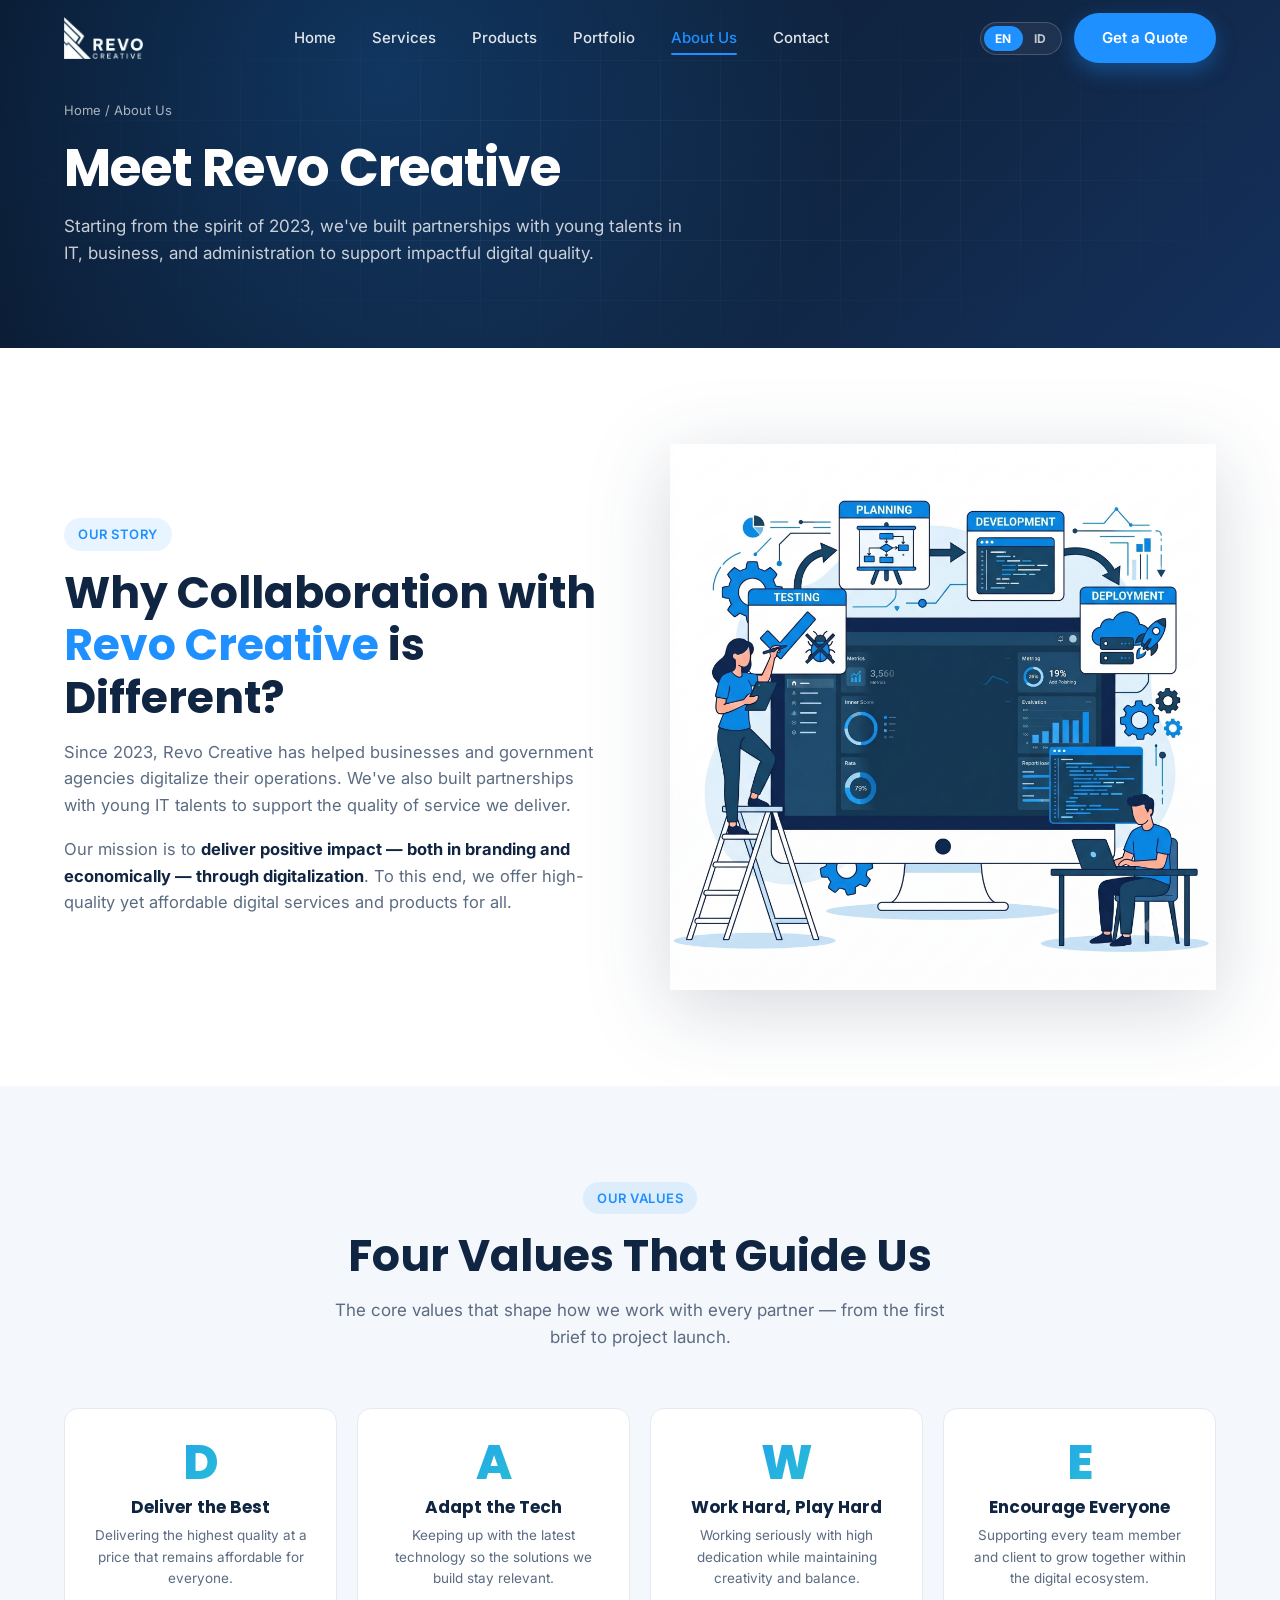
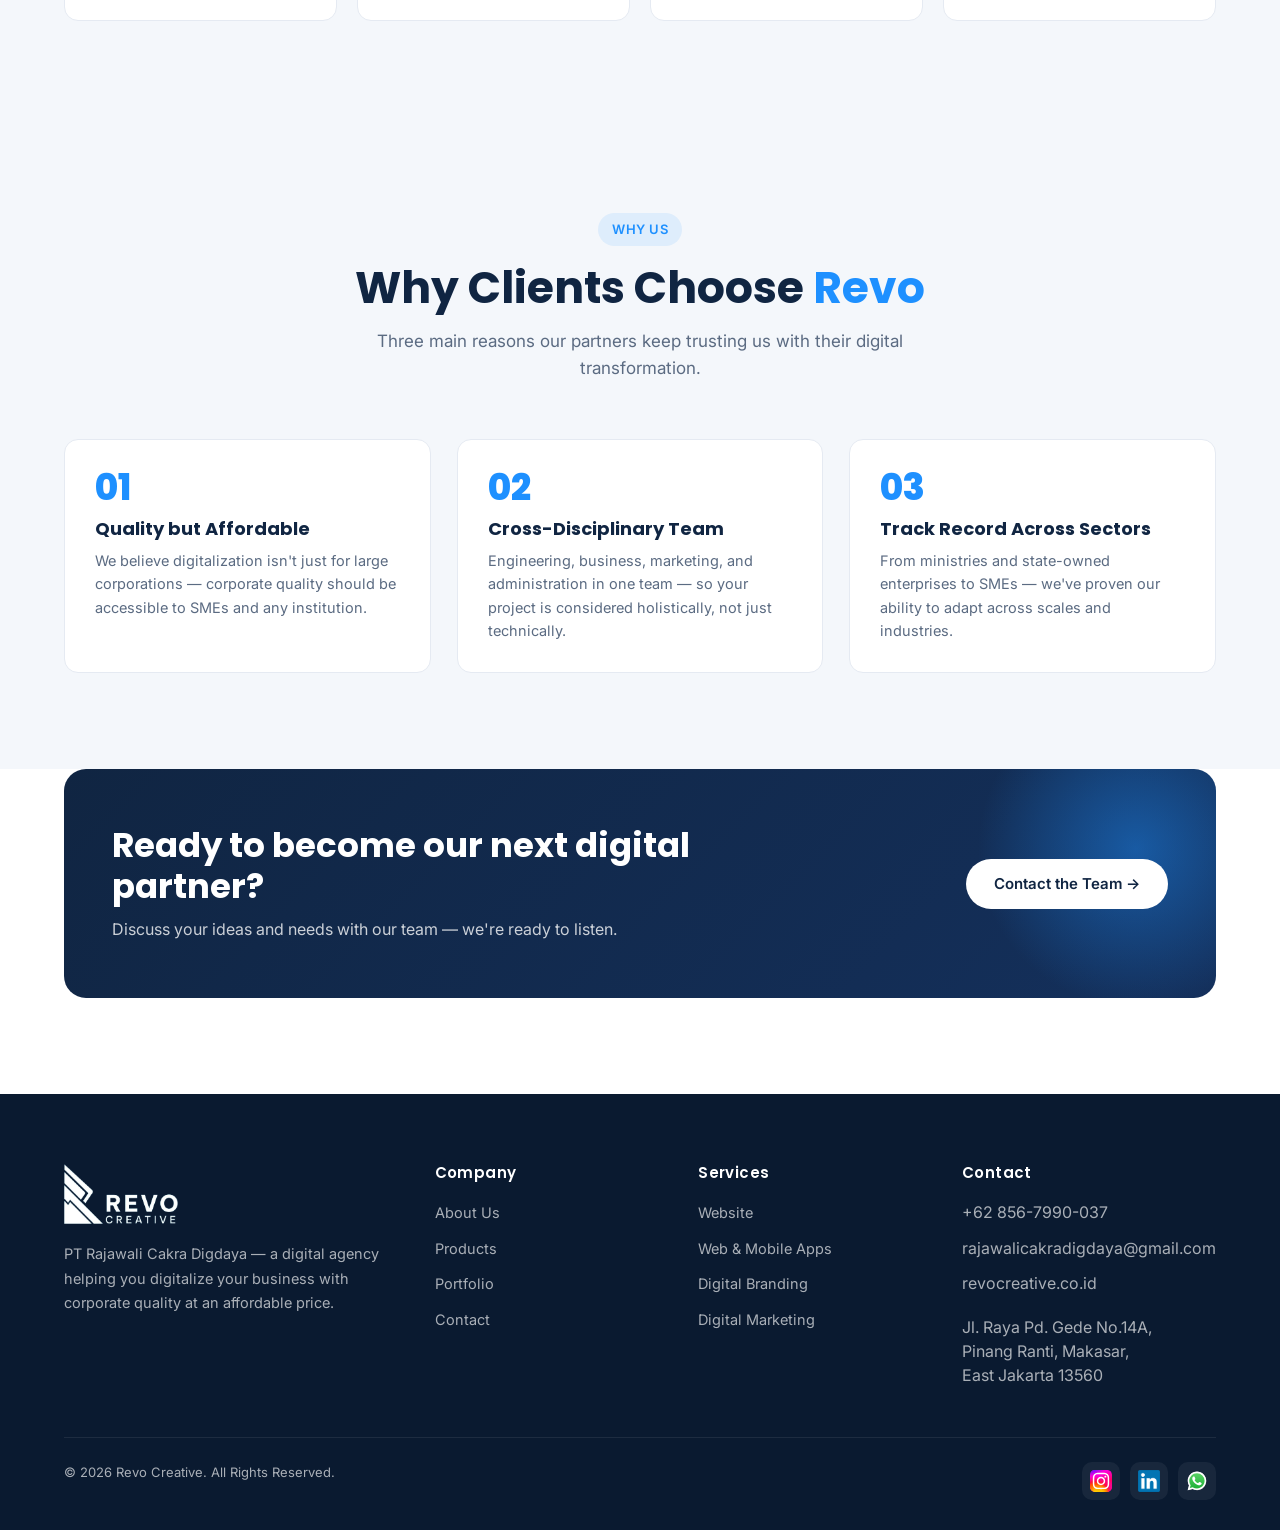
<file: frontend/about.html>
<!DOCTYPE html>
<html lang="id">
<head>
  <meta charset="UTF-8" />
  <meta name="viewport" content="width=device-width, initial-scale=1.0" />

  <!-- Primary Meta Tags -->
  <title>About Us — Revo Creative | PT Rajawali Cakra Digdaya</title>
  <meta name="title" content="About Us — Revo Creative | PT Rajawali Cakra Digdaya" />
  <meta name="description" content="Mengenal Revo Creative (PT Rajawali Cakra Digdaya) — agensi digital Indonesia yang dibangun talenta muda di bidang IT, bisnis, dan administrasi. Berdiri sejak 2023, kami membantu digitalisasi usaha dengan kualitas korporat namun terjangkau." />
  <meta name="keywords" content="tentang Revo Creative, PT Rajawali Cakra Digdaya, profil perusahaan Revo Creative, tim Revo, sejarah Revo Creative, agensi digital Indonesia" />
  <meta name="robots" content="index, follow, max-image-preview:large" />
  <meta name="theme-color" content="#1E90FF" />
  <link rel="canonical" href="https://revocreative.co.id/about.html" />

  <!-- Open Graph -->
  <meta property="og:type" content="website" />
  <meta property="og:site_name" content="Revo Creative" />
  <meta property="og:locale" content="id_ID" />
  <meta property="og:url" content="https://revocreative.co.id/about.html" />
  <meta property="og:title" content="About Us — Revo Creative" />
  <meta property="og:description" content="Mengenal tim talenta muda di balik Revo Creative — agensi digital Indonesia sejak 2023." />
  <meta property="og:image" content="https://revocreative.co.id/assets/revo-2024-horizontal-blue-zoomed-downscaled-removebg.webp" />

  <!-- Twitter -->
  <meta name="twitter:card" content="summary_large_image" />
  <meta name="twitter:title" content="About — Revo Creative" />
  <meta name="twitter:description" content="Mengenal tim talenta muda di balik Revo Creative — agensi digital Indonesia sejak 2023." />
  <meta name="twitter:image" content="https://revocreative.co.id/assets/revo-2024-horizontal-blue-zoomed-downscaled-removebg.webp" />

  <link rel="icon" href="assets/Logo-R-Biru.png" type="image/png" />
  <link rel="apple-touch-icon" href="assets/Logo-R-Biru.png" />

  <link rel="preconnect" href="https://fonts.googleapis.com" />
  <link rel="preconnect" href="https://fonts.gstatic.com" crossorigin />
  <link href="https://fonts.googleapis.com/css2?family=Inter:wght@400;500;600;700&family=Poppins:wght@500;600;700;800&display=swap" rel="stylesheet" />
  <link rel="stylesheet" href="css/style.css" />

  <!-- Structured Data: BreadcrumbList -->
  <script type="application/ld+json">
  {
    "@context": "https://schema.org",
    "@type": "BreadcrumbList",
    "itemListElement": [
      { "@type": "ListItem", "position": 1, "name": "Home", "item": "https://revocreative.co.id/" },
      { "@type": "ListItem", "position": 2, "name": "About Us", "item": "https://revocreative.co.id/about.html" }
    ]
  }
  </script>

  <!-- Structured Data: AboutPage Tentang -->
  <script type="application/ld+json">
  {
    "@context": "https://schema.org",
    "@type": "AboutPage",
    "name": "About Revo Creative",
    "url": "https://revocreative.co.id/about.html",
    "about": {
      "@type": "Organization",
      "name": "Revo Creative",
      "legalName": "PT Rajawali Cakra Digdaya",
      "foundingDate": "2023",
      "url": "https://revocreative.co.id/",
      "sameAs": [
        "https://www.instagram.com/revocreative_id/",
        "https://www.linkedin.com/company/101702844"
      ]
    }
  }
  </script>
</head>
<body>

  <!-- Navbar -->
  <header class="navbar">
    <div class="container nav-inner">
      <a href="index.html" class="nav-logo" aria-label="Revo Creative home">
        <img class="logo-light" src="assets/revo-2024-horizontal-white-zoomed-no-background.webp" alt="Revo Creative" />
        <img class="logo-dark" src="assets/revo-2024-horizontal-blue-zoomed-downscaled-removebg.webp" alt="Revo Creative" />
      </a>
      <nav>
        <ul class="nav-links">
          <li><a href="index.html" data-i18n="nav.home">Home</a></li>
          <li><a href="index.html#services" data-i18n="nav.services">Services</a></li>
          <li><a href="products.html" data-i18n="nav.products">Products</a></li>
          <li><a href="portfolio.html" data-i18n="nav.portfolio">Portfolio</a></li>
          <li><a href="about.html" data-i18n="nav.about">About Us</a></li>
          <li><a href="contact.html" data-i18n="nav.contact">Contact</a></li>
        </ul>
      </nav>
      <div class="nav-cta">
        <div class="lang-switch" role="group" aria-label="Language">
          <button type="button" data-lang="en">EN</button>
          <button type="button" data-lang="id">ID</button>
        </div>
        <a href="contact.html" class="btn btn-primary" data-i18n="nav.getQuote">Get a Quote</a>
        <button class="nav-toggle" aria-label="Toggle navigation" data-i18n-attr="aria-label:nav.toggleMenu">
          <span></span><span></span><span></span>
        </button>
      </div>
    </div>
  </header>

  <!-- Page Hero -->
  <section class="page-hero">
    <div class="container">
      <div class="breadcrumbs"><a href="index.html" data-i18n="nav.home">Home</a> / <span data-i18n="nav.about">About Us</span></div>
      <h1 data-i18n="aboutPage.title">Bertemu Revo Creative</h1>
      <p data-i18n="aboutPage.subtitle">Bermula dari semangat 2023, kami membangun kemitraan bersama talenta-talenta muda di bidang IT, bisnis, dan administrasi untuk mendukung kualitas digitalisasi yang berdampak.</p>
    </div>
  </section>

  <!-- Story -->
  <section class="section">
    <div class="container about-story">
      <div class="reveal">
        <span class="section-tag" data-i18n="aboutPage.storyTag">Our Story</span>
        <h2 class="section-title" data-i18n="aboutPage.storyTitle" data-i18n-html>Why Collaboration with <span>Revo Creative</span> is Different?</h2>
        <p style="color:var(--color-muted);font-size:16.5px;margin-bottom:18px;" data-i18n="aboutPage.storyP1">
          Bermula pada tahun 2023, Revo Creative telah membantu badan usaha dan
          pemerintah dalam melakukan digitalisasi usaha mereka. Revo Creative juga
          membangun kemitraan bersama talenta-talenta muda di bidang Informasi dan
          Teknologi untuk mendukung kualitas pelayanan yang diberikan.
        </p>
        <p style="color:var(--color-muted);font-size:16.5px;" data-i18n="aboutPage.storyP2" data-i18n-html>
          Misi kami adalah <strong style="color:var(--color-navy);">memberikan dampak positif dari segi branding maupun ekonomi melalui digitalisasi</strong>.
          Untuk itu, kami menyediakan layanan dan produk digital yang berkualitas
          namun terjangkau bagi seluruh kalangan.
        </p>
      </div>
      <div class="split-illu reveal">
        <span class="glow"></span>
        <img src="assets/computer-processed.png" alt="Ilustrasi digitalisasi bisnis bersama Revo Creative" loading="lazy" />
      </div>
    </div>
  </section>

  <!-- Values -->
  <section class="section" style="background:var(--color-light);">
    <div class="container">
      <div class="text-center reveal">
        <span class="section-tag" data-i18n="aboutPage.valuesTag">Our Values</span>
        <h2 class="section-title" data-i18n="aboutPage.valuesTitle">Empat Nilai yang Memandu Kami</h2>
        <p class="section-subtitle center-block" data-i18n="aboutPage.valuesSubtitle">
          Nilai-nilai inti yang membentuk cara kami bekerja dengan setiap mitra —
          dari briefing pertama hingga peluncuran proyek.
        </p>
      </div>

      <div class="value-grid">
        <div class="value-card reveal">
          <div class="value-letter">D</div>
          <h4 data-i18n="aboutPage.valueDTitle">Deliver the Best</h4>
          <p data-i18n="aboutPage.valueDDesc">Memberikan kualitas terbaik dengan harga yang tetap terjangkau bagi semua kalangan.</p>
        </div>
        <div class="value-card reveal">
          <div class="value-letter">A</div>
          <h4 data-i18n="aboutPage.valueATitle">Adapt the Tech</h4>
          <p data-i18n="aboutPage.valueADesc">Menyesuaikan diri dengan perkembangan teknologi terbaru agar solusi yang dibangun tetap relevan.</p>
        </div>
        <div class="value-card reveal">
          <div class="value-letter">W</div>
          <h4 data-i18n="aboutPage.valueWTitle">Workhard Playhard</h4>
          <p data-i18n="aboutPage.valueWDesc">Bekerja serius dengan dedikasi tinggi, namun tetap menjaga kreativitas dan keseimbangan.</p>
        </div>
        <div class="value-card reveal">
          <div class="value-letter">E</div>
          <h4 data-i18n="aboutPage.valueETitle">Encourage Everyone</h4>
          <p data-i18n="aboutPage.valueEDesc">Mendukung setiap anggota tim dan klien untuk berkembang bersama dalam ekosistem digital.</p>
        </div>
      </div>
    </div>
  </section>

  <!-- Team
  <section class="section">
    <div class="container">
      <div class="text-center reveal">
        <span class="section-tag">Meet The Team</span>
        <h2 class="section-title">Talenta Muda di Balik <span>Revo</span></h2>
        <p class="section-subtitle center-block">
          Tim lintas-disiplin yang menggabungkan keahlian IT, bisnis, dan administrasi
          untuk membantu Anda di setiap tahap perjalanan digital.
        </p>
      </div>

      <div class="team-grid">
        <div class="team-card reveal">
          <div class="team-avatar">RC</div>
          <h3>Raditya Chavvah D.</h3>
          <div class="team-role">Managing Director</div>
          <ul class="team-meta">
            <li>Lulusan Manajemen Pemasaran FEB UI 2022</li>
            <li>Pendamping Halal UMK</li>
            <li>Memimpin strategi bisnis &amp; kemitraan</li>
          </ul>
        </div>

        <div class="team-card reveal">
          <div class="team-avatar">MD</div>
          <h3>M. Daffa Z. Wibisono</h3>
          <div class="team-role">Technology Director</div>
          <ul class="team-meta">
            <li>Lulusan Teknik Komputer ITS 2023</li>
            <li>Membuat prototype web &amp; aplikasi startup</li>
            <li>Memimpin engineering &amp; arsitektur produk</li>
          </ul>
        </div>

        <div class="team-card reveal">
          <div class="team-avatar">MR</div>
          <h3>M. Ramdhan Syakirin</h3>
          <div class="team-role">Senior Advisor</div>
          <ul class="team-meta">
            <li>Back End Developer &amp; System Analyst</li>
            <li>Senior Software Engineering</li>
            <li>Mentor teknis untuk proyek enterprise</li>
          </ul>
        </div>
      </div>

      <div style="margin-top:60px;display:flex;justify-content:center;">
        <div class="why-card reveal" style="max-width:520px;text-align:center;border:2px dashed var(--color-border);">
          <h4 style="color:var(--color-primary);margin-bottom:6px;">M. Naufal Harits</h4>
          <p style="font-size:13.5px;text-transform:uppercase;letter-spacing:1px;color:var(--color-muted);">Advisor</p>
        </div>
      </div>
    </div>
  </section> -->

  <!-- Why us / Numbers -->
  <section class="section" style="background:var(--color-light);">
    <div class="container">
      <div class="text-center reveal">
        <span class="section-tag" data-i18n="aboutPage.whyTag">Why Us</span>
        <h2 class="section-title" data-i18n="aboutPage.whyTitle" data-i18n-html>Mengapa Klien Memilih <span>Revo</span></h2>
        <p class="section-subtitle center-block" data-i18n="aboutPage.whySubtitle">
          Tiga alasan utama mengapa mitra-mitra kami terus mempercayakan transformasi digitalnya kepada Revo Creative.
        </p>
      </div>

      <div class="why-grid">
        <div class="why-card reveal">
          <div class="num">01</div>
          <h4 data-i18n="aboutPage.why1Title">Berkualitas tapi Terjangkau</h4>
          <p data-i18n="aboutPage.why1Desc">Kami percaya digitalisasi bukan hanya milik korporasi besar — kualitas korporat harus bisa diakses oleh UMKM dan lembaga apapun.</p>
        </div>
        <div class="why-card reveal">
          <div class="num">02</div>
          <h4 data-i18n="aboutPage.why2Title">Tim Lintas-Disiplin</h4>
          <p data-i18n="aboutPage.why2Desc">Engineering, bisnis, marketing, dan administrasi dalam satu tim — sehingga proyek Anda dipikirkan secara menyeluruh, bukan hanya teknis.</p>
        </div>
        <div class="why-card reveal">
          <div class="num">03</div>
          <h4 data-i18n="aboutPage.why3Title">Track Record di Banyak Sektor</h4>
          <p data-i18n="aboutPage.why3Desc">Mulai dari kementerian, BUMN, hingga UMKM — kami sudah membuktikan kemampuan untuk beradaptasi di berbagai skala dan industri.</p>
        </div>
      </div>
    </div>
  </section>

  <!-- CTA -->
  <section class="section" style="padding-top:0;">
    <div class="container">
      <div class="cta-banner reveal">
        <div>
          <h2 data-i18n="aboutPage.ctaTitle">Siap menjadi mitra digital berikutnya?</h2>
          <p data-i18n="aboutPage.ctaSubtitle">Diskusikan ide dan kebutuhan Anda dengan tim kami — kami siap mendengar.</p>
        </div>
        <a href="contact.html" class="btn btn-white" data-i18n="aboutPage.ctaBtn">Hubungi Tim &rarr;</a>
      </div>
    </div>
  </section>

  <!-- Footer -->
  <footer class="footer">
    <div class="container">
      <div class="footer-grid">
        <div class="footer-brand">
          <img src="assets/revo-2024-horizontal-white-zoomed-no-background.webp" alt="Revo Creative" />
          <p data-i18n="footer.brandDesc">PT Rajawali Cakra Digdaya — agensi digital yang membantu Anda men-digitalisasi bisnis dengan kualitas korporat dan harga yang terjangkau.</p>
        </div>
        <div>
          <h5 data-i18n="footer.companyHeading">Perusahaan</h5>
          <ul>
            <li><a href="about.html" data-i18n="nav.about">About Us</a></li>
            <li><a href="products.html" data-i18n="nav.products">Products</a></li>
            <li><a href="portfolio.html" data-i18n="nav.portfolio">Portfolio</a></li>
            <li><a href="contact.html" data-i18n="nav.contact">Contact</a></li>
          </ul>
        </div>
        <div>
          <h5 data-i18n="footer.servicesHeading">Layanan</h5>
          <ul>
            <li><a href="index.html#services" data-i18n="footer.svcWebsite">Website</a></li>
            <li><a href="index.html#services" data-i18n="footer.svcApps">Web &amp; Mobile Apps</a></li>
            <li><a href="index.html#services" data-i18n="footer.svcBranding">Digital Branding</a></li>
            <li><a href="index.html#services" data-i18n="footer.svcMarketing">Digital Marketing</a></li>
          </ul>
        </div>
        <div>
          <h5 data-i18n="footer.contactHeading">Kontak</h5>
          <ul>
            <li>+62 856-7990-037</li>
            <li>rajawalicakradigdaya@gmail.com</li>
            <li>revocreative.co.id</li>
            <li style="margin-top:8px;line-height:1.5;" data-i18n="footer.address" data-i18n-html>Jl. Raya Pd. Gede No.14A,<br/>Pinang Ranti, Makasar,<br/>Jakarta Timur 13560</li>
          </ul>
        </div>
      </div>
      <div class="footer-bottom">
        <div>© <span id="year">2025</span> Revo Creative. <span data-i18n="footer.rights">All Rights Reserved.</span></div>
        <div class="socials">
          <a class="social-ico" href="https://www.instagram.com/revocreative_id/" target="_blank" rel="noopener" aria-label="Instagram Revo Creative"><img src="assets/icon/Instagram-logo.svg" alt="Instagram" /></a>
          <a class="social-ico" href="https://www.linkedin.com/company/101702844" target="_blank" rel="noopener" aria-label="LinkedIn Revo Creative"><img src="assets/icon/linkedin-logo.png" alt="LinkedIn" /></a>
          <a class="social-ico" href="https://wa.me/+628567990037" target="_blank" rel="noopener" aria-label="WhatsApp Revo Creative"><img src="assets/icon/WhatsApp-logo.svg" alt="WhatsApp" /></a>
        </div>
      </div>
    </div>
  </footer>

  <button class="back-to-top" type="button" aria-label="Kembali ke atas" data-i18n-attr="aria-label:backToTop.label">
    <svg viewBox="0 0 24 24" aria-hidden="true"><polyline points="6 14 12 8 18 14" /></svg>
  </button>

  <script src="js/script.js"></script>
</body>
</html>
</file>
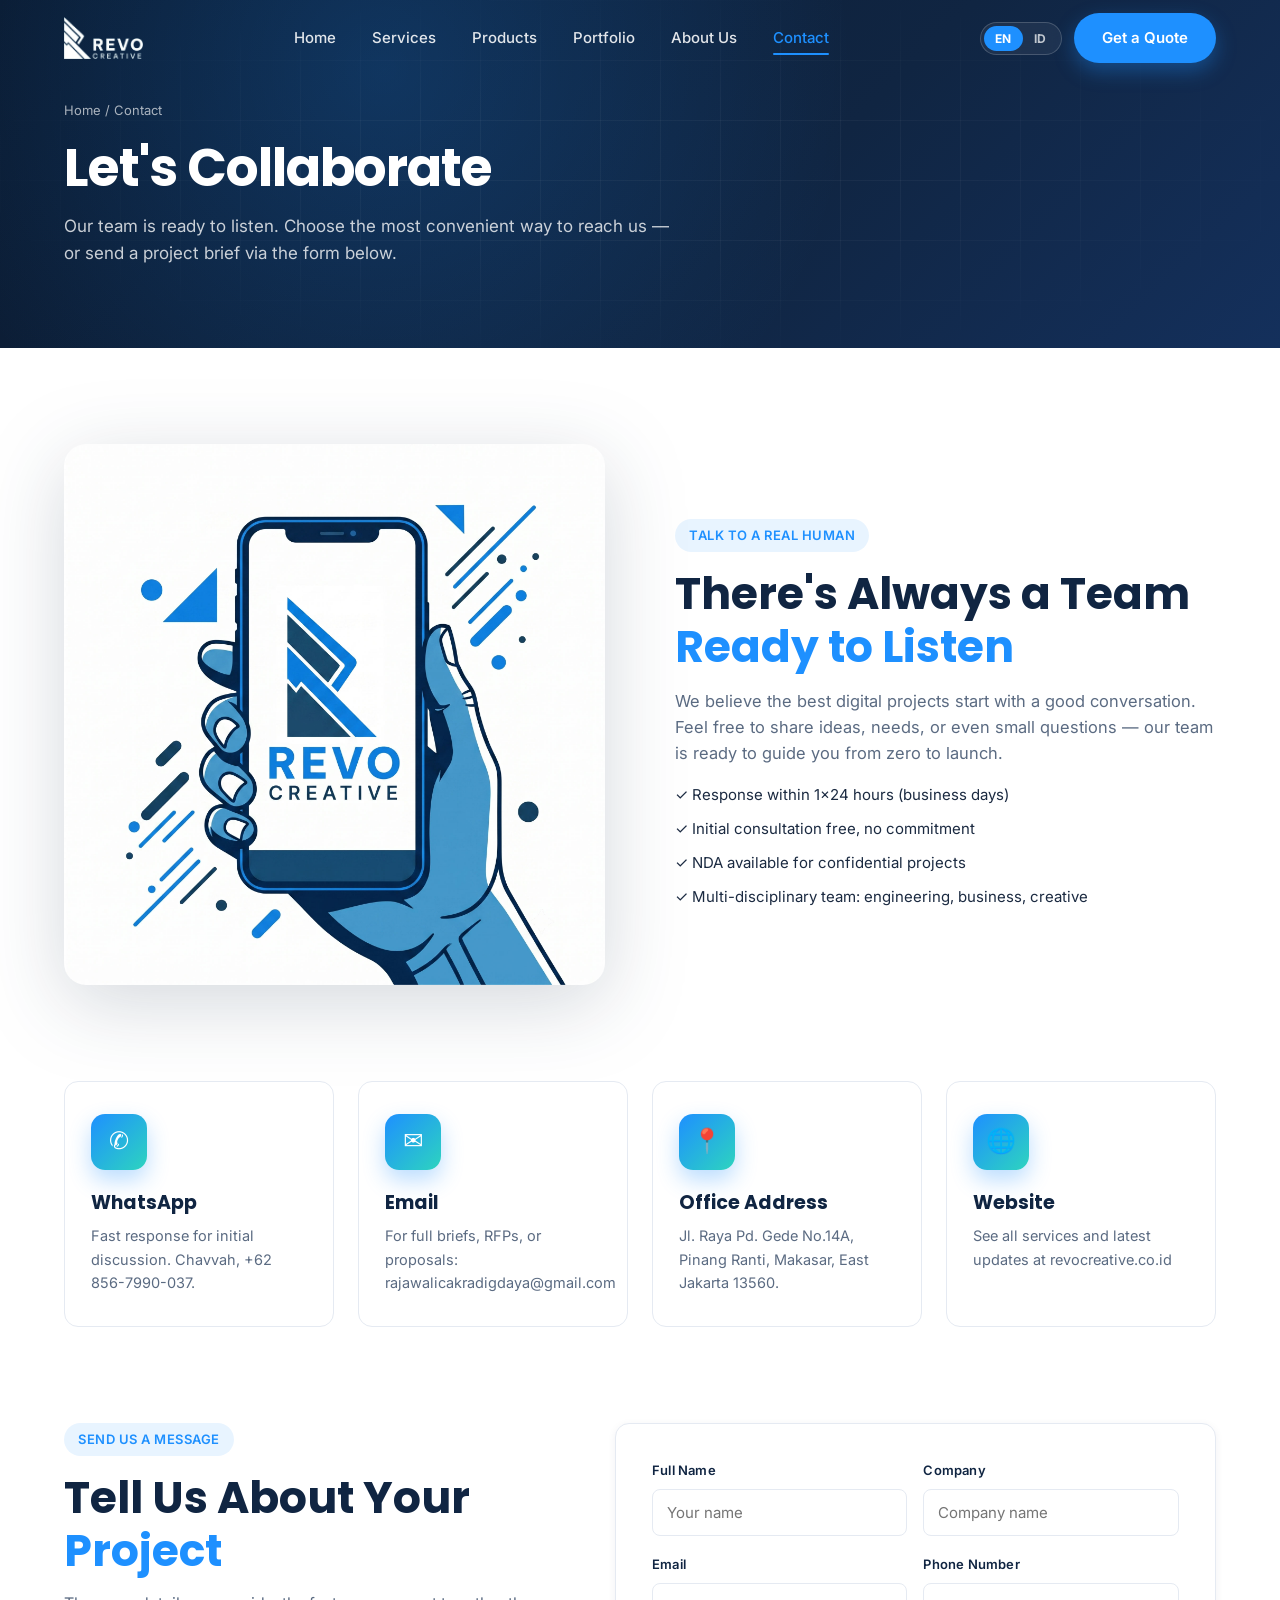
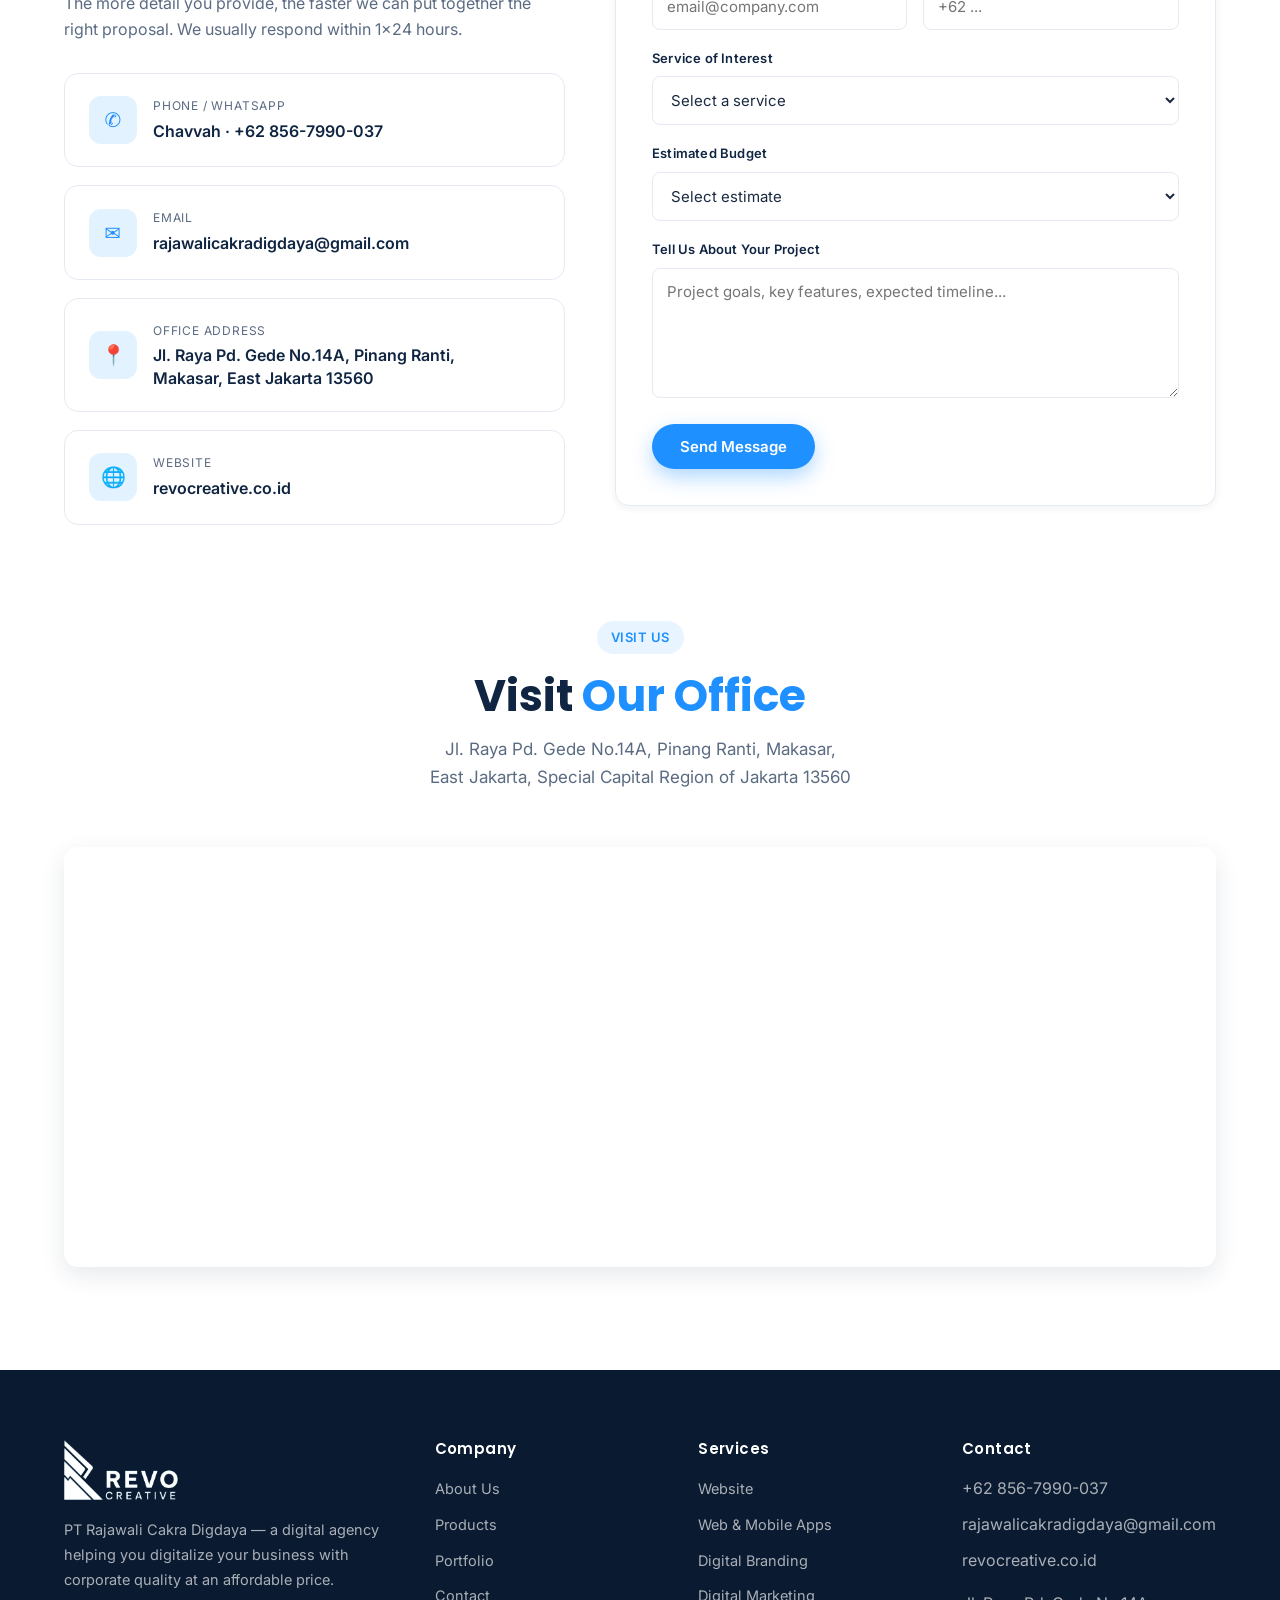
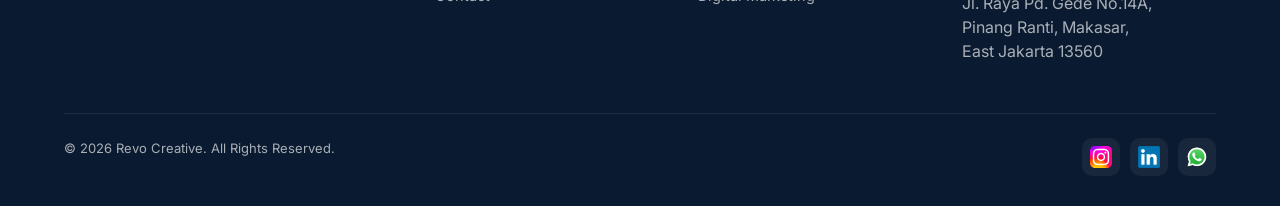
<file: frontend/contact.html>
<!DOCTYPE html>
<html lang="id">
<head>
  <meta charset="UTF-8" />
  <meta name="viewport" content="width=device-width, initial-scale=1.0" />

  <!-- Primary Meta Tags -->
  <title>Kontak — Revo Creative | Konsultasi Proyek Digital Gratis | PT Rajawali Cakra Digdaya</title>
  <meta name="title" content="Kontak — Revo Creative | Konsultasi Proyek Digital Gratis" />
  <meta name="description" content="Hubungi Revo Creative (PT Rajawali Cakra Digdaya) untuk konsultasi proyek website, aplikasi mobile, CMS, branding, atau digital marketing. WhatsApp +62 856-7990-037 — email rajawalicakradigdaya@gmail.com — respons di bawah 1x24 jam." />
  <meta name="keywords" content="kontak Revo Creative, hubungi Rajawali Cakra Digdaya, konsultasi website Indonesia, jasa pembuatan aplikasi, WhatsApp Revo Creative" />
  <meta name="robots" content="index, follow, max-image-preview:large" />
  <meta name="theme-color" content="#1E90FF" />
  <link rel="canonical" href="https://revocreative.co.id/contact.html" />

  <!-- Open Graph -->
  <meta property="og:type" content="website" />
  <meta property="og:site_name" content="Revo Creative" />
  <meta property="og:locale" content="id_ID" />
  <meta property="og:url" content="https://revocreative.co.id/contact.html" />
  <meta property="og:title" content="Kontak — Revo Creative" />
  <meta property="og:description" content="Konsultasi proyek digital gratis. WhatsApp +62 856-7990-037. Email rajawalicakradigdaya@gmail.com." />
  <meta property="og:image" content="https://revocreative.co.id/assets/revo-2024-horizontal-blue-zoomed-downscaled-removebg.webp" />

  <!-- Twitter -->
  <meta name="twitter:card" content="summary_large_image" />
  <meta name="twitter:title" content="Kontak — Revo Creative" />
  <meta name="twitter:description" content="Konsultasi proyek digital gratis dengan tim Revo Creative." />
  <meta name="twitter:image" content="https://revocreative.co.id/assets/revo-2024-horizontal-blue-zoomed-downscaled-removebg.webp" />

  <link rel="icon" href="assets/Logo-R-Biru.png" type="image/png" />
  <link rel="apple-touch-icon" href="assets/Logo-R-Biru.png" />

  <link rel="preconnect" href="https://fonts.googleapis.com" />
  <link rel="preconnect" href="https://fonts.gstatic.com" crossorigin />
  <link href="https://fonts.googleapis.com/css2?family=Inter:wght@400;500;600;700&family=Poppins:wght@500;600;700;800&display=swap" rel="stylesheet" />
  <link rel="stylesheet" href="css/style.css" />

  <!-- Structured Data: BreadcrumbList -->
  <script type="application/ld+json">
  {
    "@context": "https://schema.org",
    "@type": "BreadcrumbList",
    "itemListElement": [
      { "@type": "ListItem", "position": 1, "name": "Home", "item": "https://revocreative.co.id/" },
      { "@type": "ListItem", "position": 2, "name": "Contact", "item": "https://revocreative.co.id/contact.html" }
    ]
  }
  </script>

  <!-- Structured Data: ContactPage + Organization -->
  <script type="application/ld+json">
  {
    "@context": "https://schema.org",
    "@type": "ContactPage",
    "name": "Kontak Revo Creative",
    "url": "https://revocreative.co.id/contact.html",
    "mainEntity": {
      "@type": "Organization",
      "name": "Revo Creative",
      "legalName": "PT Rajawali Cakra Digdaya",
      "url": "https://revocreative.co.id/",
      "logo": "https://revocreative.co.id/assets/logo_revo_biru.png",
      "contactPoint": {
        "@type": "ContactPoint",
        "telephone": "+628567990037",
        "contactType": "customer service",
        "email": "rajawalicakradigdaya@gmail.com",
        "areaServed": "ID",
        "availableLanguage": ["Indonesian", "English"]
      },
      "address": {
        "@type": "PostalAddress",
        "streetAddress": "Jl. Raya Pd. Gede No.14A",
        "addressLocality": "Pinang Ranti, Kec. Makasar, Jakarta Timur",
        "addressRegion": "DKI Jakarta",
        "postalCode": "13560",
        "addressCountry": "ID"
      },
      "sameAs": [
        "https://www.instagram.com/revocreative_id/",
        "https://www.linkedin.com/company/101702844"
      ]
    }
  }
  </script>
</head>
<body>

  <!-- Navbar -->
  <header class="navbar">
    <div class="container nav-inner">
      <a href="index.html" class="nav-logo" aria-label="Revo Creative home">
        <img class="logo-light" src="assets/revo-2024-horizontal-white-zoomed-no-background.webp" alt="Revo Creative" />
        <img class="logo-dark" src="assets/revo-2024-horizontal-blue-zoomed-downscaled-removebg.webp" alt="Revo Creative" />
      </a>
      <nav>
        <ul class="nav-links">
          <li><a href="index.html" data-i18n="nav.home">Home</a></li>
          <li><a href="index.html#services" data-i18n="nav.services">Services</a></li>
          <li><a href="products.html" data-i18n="nav.products">Products</a></li>
          <li><a href="portfolio.html" data-i18n="nav.portfolio">Portfolio</a></li>
          <li><a href="about.html" data-i18n="nav.about">About Us</a></li>
          <li><a href="contact.html" data-i18n="nav.contact">Contact</a></li>
        </ul>
      </nav>
      <div class="nav-cta">
        <div class="lang-switch" role="group" aria-label="Language">
          <button type="button" data-lang="en">EN</button>
          <button type="button" data-lang="id">ID</button>
        </div>
        <a href="#contact-form" class="btn btn-primary" data-i18n="nav.getQuote">Get a Quote</a>
        <button class="nav-toggle" aria-label="Toggle navigation" data-i18n-attr="aria-label:nav.toggleMenu">
          <span></span><span></span><span></span>
        </button>
      </div>
    </div>
  </header>

  <!-- Page Hero -->
  <section class="page-hero">
    <div class="container">
      <div class="breadcrumbs"><a href="index.html" data-i18n="nav.home">Home</a> / <span data-i18n="nav.contact">Contact</span></div>
      <h1 data-i18n="contactPage.title">Mari Berkolaborasi</h1>
      <p data-i18n="contactPage.subtitle">Tim kami siap mendengar kebutuhan Anda. Pilih cara paling nyaman untuk menghubungi kami — atau kirim brief proyek lewat formulir di bawah.</p>
    </div>
  </section>

  <!-- Welcoming intro with illustration -->
  <section class="section" style="padding-bottom:0;">
    <div class="container">
      <div class="split-block">
        <div class="split-illu reveal">
          <span class="glow"></span>
          <img src="assets/contact-person.jpg" alt="Tim Revo Creative siap membantu pertanyaan Anda" loading="lazy" style="border-radius:var(--radius-lg);" />
        </div>
        <div class="reveal">
          <span class="section-tag" data-i18n="contactPage.introTag">Talk to a Real Human</span>
          <h2 class="section-title" data-i18n="contactPage.introTitle" data-i18n-html>Selalu Ada Tim yang <span>Siap Mendengarkan</span></h2>
          <p style="color:var(--color-muted);font-size:16.5px;margin-bottom:16px;" data-i18n="contactPage.introDesc">
            Kami percaya proyek digital terbaik dimulai dari percakapan yang baik.
            Jangan ragu untuk berbagi ide, kebutuhan, ataupun pertanyaan sekecil
            apapun — tim kami siap memandu Anda dari nol hingga peluncuran.
          </p>
          <ul style="list-style:none;display:flex;flex-direction:column;gap:10px;color:var(--color-text);font-size:15px;">
            <li>&#10003; <span data-i18n="contactPage.bullet1">Respons di bawah 1×24 jam (hari kerja)</span></li>
            <li>&#10003; <span data-i18n="contactPage.bullet2">Konsultasi awal gratis, tanpa komitmen</span></li>
            <li>&#10003; <span data-i18n="contactPage.bullet3">NDA tersedia untuk proyek konfidensial</span></li>
            <li>&#10003; <span data-i18n="contactPage.bullet4">Tim multi-disiplin: engineering, bisnis, kreatif</span></li>
          </ul>
        </div>
      </div>
    </div>
  </section>

  <!-- Quick contact cards -->
  <section class="section" style="padding-bottom:0;">
    <div class="container">
      <div class="services-grid">
        <a href="https://wa.me/+628567990037" class="service-card reveal" style="text-decoration:none;">
          <div class="service-icon">&#9990;</div>
          <h3 data-i18n="contactPage.quickWAH">WhatsApp</h3>
          <p data-i18n="contactPage.quickWADesc">Respons cepat untuk diskusi awal. Chavvah, +62 856-7990-037.</p>
        </a>
        <a href="mailto:rajawalicakradigdaya@gmail.com" class="service-card reveal" style="text-decoration:none;">
          <div class="service-icon">&#9993;</div>
          <h3 data-i18n="contactPage.quickEmailH">Email</h3>
          <p data-i18n="contactPage.quickEmailDesc">Untuk brief lengkap, RFP, atau proposal: rajawalicakradigdaya@gmail.com</p>
        </a>
        <a href="https://maps.google.com/maps?q=Jl.+Raya+Pd.+Gede+No.14A+Pinang+Ranti+Jakarta+Timur+13560" target="_blank" rel="noopener" class="service-card reveal" style="text-decoration:none;">
          <div class="service-icon">&#128205;</div>
          <h3 data-i18n="contactPage.quickOfficeH">Office Address</h3>
          <p data-i18n="contactPage.quickOfficeDesc">Jl. Raya Pd. Gede No.14A, Pinang Ranti, Kec. Makasar, Jakarta Timur 13560.</p>
        </a>
        <a href="https://revocreative.co.id" class="service-card reveal" style="text-decoration:none;">
          <div class="service-icon">&#127760;</div>
          <h3 data-i18n="contactPage.quickWebH">Website</h3>
          <p data-i18n="contactPage.quickWebDesc">Lihat seluruh layanan dan update terbaru di revocreative.co.id</p>
        </a>
      </div>
    </div>
  </section>

  <!-- Form -->
  <section class="section" id="contact-form">
    <div class="container">
      <div class="contact-grid">
        <div class="reveal">
          <span class="section-tag" data-i18n="contactPage.formTag">Send Us a Message</span>
          <h2 class="section-title" data-i18n="contactPage.formTitle" data-i18n-html>Ceritakan <span>Proyek</span> Anda</h2>
          <p style="color:var(--color-muted);font-size:16px;margin-bottom:30px;" data-i18n="contactPage.formIntro">
            Semakin lengkap detail yang Anda berikan, semakin cepat kami dapat
            menyusun proposal yang tepat. Kami biasanya merespons dalam 1×24 jam.
          </p>

          <div class="contact-info">
            <div class="contact-card">
              <div class="ico">&#9990;</div>
              <div>
                <div class="label" data-i18n="contactHome.phoneLabel">Phone / WhatsApp</div>
                <div class="value">Chavvah &middot; +62 856-7990-037</div>
              </div>
            </div>
            <div class="contact-card">
              <div class="ico">&#9993;</div>
              <div>
                <div class="label" data-i18n="contactHome.emailLabel">Email</div>
                <div class="value">rajawalicakradigdaya@gmail.com</div>
              </div>
            </div>
            <a class="contact-card" href="https://maps.google.com/maps?q=Jl.+Raya+Pd.+Gede+No.14A+Pinang+Ranti+Jakarta+Timur+13560" target="_blank" rel="noopener" style="text-decoration:none;color:inherit;">
              <div class="ico">&#128205;</div>
              <div>
                <div class="label" data-i18n="contactHome.addressLabel">Office Address</div>
                <div class="value" style="font-weight:600;line-height:1.4;" data-i18n="contactHome.addressValue" data-i18n-html>Jl. Raya Pd. Gede No.14A, Pinang Ranti,<br />Kec. Makasar, Jakarta Timur 13560</div>
              </div>
            </a>
            <div class="contact-card">
              <div class="ico">&#127760;</div>
              <div>
                <div class="label" data-i18n="contactHome.websiteLabel">Website</div>
                <div class="value">revocreative.co.id</div>
              </div>
            </div>
          </div>
        </div>

        <form class="contact-form reveal" novalidate>
          <div class="form-success" data-i18n="form.success">Terima kasih! Pesan Anda berhasil terkirim. Tim kami akan menghubungi Anda segera.</div>
          <div class="form-row">
            <div class="form-group">
              <label for="name" data-i18n="form.nameLabel">Nama Lengkap</label>
              <input type="text" id="name" name="name" placeholder="Nama Anda" required data-i18n-attr="placeholder:form.namePh" />
            </div>
            <div class="form-group">
              <label for="company" data-i18n="form.companyLabel">Perusahaan</label>
              <input type="text" id="company" name="company" placeholder="Nama perusahaan" data-i18n-attr="placeholder:form.companyPh" />
            </div>
          </div>
          <div class="form-row">
            <div class="form-group">
              <label for="email" data-i18n="form.emailLabel">Email</label>
              <input type="email" id="email" name="email" placeholder="email@perusahaan.com" required data-i18n-attr="placeholder:form.emailPh" />
            </div>
            <div class="form-group">
              <label for="phone" data-i18n="form.phoneLabel">Nomor Telepon</label>
              <input type="tel" id="phone" name="phone" placeholder="+62 ..." data-i18n-attr="placeholder:form.phonePh" />
            </div>
          </div>
          <div class="form-group">
            <label for="service" data-i18n="form.serviceLabel">Layanan yang Diminati</label>
            <select id="service" name="service">
              <option value="" data-i18n="form.servicePlaceholder">Pilih layanan</option>
              <option data-i18n="form.svcWebsite">Website Development</option>
              <option data-i18n="form.svcApps">Web &amp; Mobile Apps</option>
              <option data-i18n="form.svcBranding">Digital Branding</option>
              <option data-i18n="form.svcMarketing">Digital Marketing</option>
              <option data-i18n="form.svcOther">Konsultasi Lainnya</option>
            </select>
          </div>
          <div class="form-group">
            <label for="budget" data-i18n="form.budgetLabel">Estimasi Budget</label>
            <select id="budget" name="budget">
              <option value="" data-i18n="form.budgetPlaceholder">Pilih estimasi</option>
              <option data-i18n="form.budget1">&lt; Rp 10 Juta</option>
              <option data-i18n="form.budget2">Rp 10 – 30 Juta</option>
              <option data-i18n="form.budget3">Rp 30 – 100 Juta</option>
              <option data-i18n="form.budget4">&gt; Rp 100 Juta</option>
              <option data-i18n="form.budget5">Belum ditentukan</option>
            </select>
          </div>
          <div class="form-group">
            <label for="message" data-i18n="form.projectLabel">Ceritakan Proyek Anda</label>
            <textarea id="message" name="message" placeholder="Tujuan proyek, fitur utama, timeline yang diharapkan..." required data-i18n-attr="placeholder:form.projectPh"></textarea>
          </div>
          <button type="submit" class="btn btn-primary" data-i18n="form.submit">Kirim Pesan</button>
        </form>
      </div>
    </div>
  </section>

  <!-- Map -->
  <section class="section" style="padding-top:0;">
    <div class="container">
      <div class="text-center reveal">
        <span class="section-tag" data-i18n="contactPage.mapTag">Visit Us</span>
        <h2 class="section-title" data-i18n="contactPage.mapTitle" data-i18n-html>Kunjungi <span>Kantor Kami</span></h2>
        <p class="section-subtitle center-block" data-i18n="contactPage.mapAddress" data-i18n-html>
          Jl. Raya Pd. Gede No.14A, Pinang Ranti, Kec. Makasar,<br />
          Kota Jakarta Timur, Daerah Khusus Ibukota Jakarta 13560
        </p>
      </div>
      <div class="map-wrapper reveal">
        <iframe
          src="https://maps.google.com/maps?q=Jl.+Raya+Pd.+Gede+No.14A+Pinang+Ranti+Jakarta+Timur+13560&output=embed"
          width="100%" height="420"
          style="border:0;border-radius:var(--radius-md);box-shadow:var(--shadow-md);"
          allowfullscreen=""
          loading="lazy"
          referrerpolicy="no-referrer-when-downgrade"
          title="Lokasi kantor Revo Creative"></iframe>
      </div>
    </div>
  </section>

  <!-- Footer -->
  <footer class="footer">
    <div class="container">
      <div class="footer-grid">
        <div class="footer-brand">
          <img src="assets/revo-2024-horizontal-white-zoomed-no-background.webp" alt="Revo Creative" />
          <p data-i18n="footer.brandDesc">PT Rajawali Cakra Digdaya — agensi digital yang membantu Anda men-digitalisasi bisnis dengan kualitas korporat dan harga yang terjangkau.</p>
        </div>
        <div>
          <h5 data-i18n="footer.companyHeading">Perusahaan</h5>
          <ul>
            <li><a href="about.html" data-i18n="nav.about">About Us</a></li>
            <li><a href="products.html" data-i18n="nav.products">Products</a></li>
            <li><a href="portfolio.html" data-i18n="nav.portfolio">Portfolio</a></li>
            <li><a href="contact.html" data-i18n="nav.contact">Contact</a></li>
          </ul>
        </div>
        <div>
          <h5 data-i18n="footer.servicesHeading">Layanan</h5>
          <ul>
            <li><a href="index.html#services" data-i18n="footer.svcWebsite">Website</a></li>
            <li><a href="index.html#services" data-i18n="footer.svcApps">Web &amp; Mobile Apps</a></li>
            <li><a href="index.html#services" data-i18n="footer.svcBranding">Digital Branding</a></li>
            <li><a href="index.html#services" data-i18n="footer.svcMarketing">Digital Marketing</a></li>
          </ul>
        </div>
        <div>
          <h5 data-i18n="footer.contactHeading">Kontak</h5>
          <ul>
            <li>+62 856-7990-037</li>
            <li>rajawalicakradigdaya@gmail.com</li>
            <li>revocreative.co.id</li>
            <li style="margin-top:8px;line-height:1.5;" data-i18n="footer.address" data-i18n-html>Jl. Raya Pd. Gede No.14A,<br/>Pinang Ranti, Makasar,<br/>Jakarta Timur 13560</li>
          </ul>
        </div>
      </div>
      <div class="footer-bottom">
        <div>© <span id="year">2025</span> Revo Creative. <span data-i18n="footer.rights">All Rights Reserved.</span></div>
        <div class="socials">
          <a class="social-ico" href="https://www.instagram.com/revocreative_id/" target="_blank" rel="noopener" aria-label="Instagram Revo Creative"><img src="assets/icon/Instagram-logo.svg" alt="Instagram" /></a>
          <a class="social-ico" href="https://www.linkedin.com/company/101702844" target="_blank" rel="noopener" aria-label="LinkedIn Revo Creative"><img src="assets/icon/linkedin-logo.png" alt="LinkedIn" /></a>
          <a class="social-ico" href="https://wa.me/+628567990037" target="_blank" rel="noopener" aria-label="WhatsApp Revo Creative"><img src="assets/icon/WhatsApp-logo.svg" alt="WhatsApp" /></a>
        </div>
      </div>
    </div>
  </footer>

  <button class="back-to-top" type="button" aria-label="Kembali ke atas" data-i18n-attr="aria-label:backToTop.label">
    <svg viewBox="0 0 24 24" aria-hidden="true"><polyline points="6 14 12 8 18 14" /></svg>
  </button>

  <script src="js/script.js"></script>
</body>
</html>
</file>
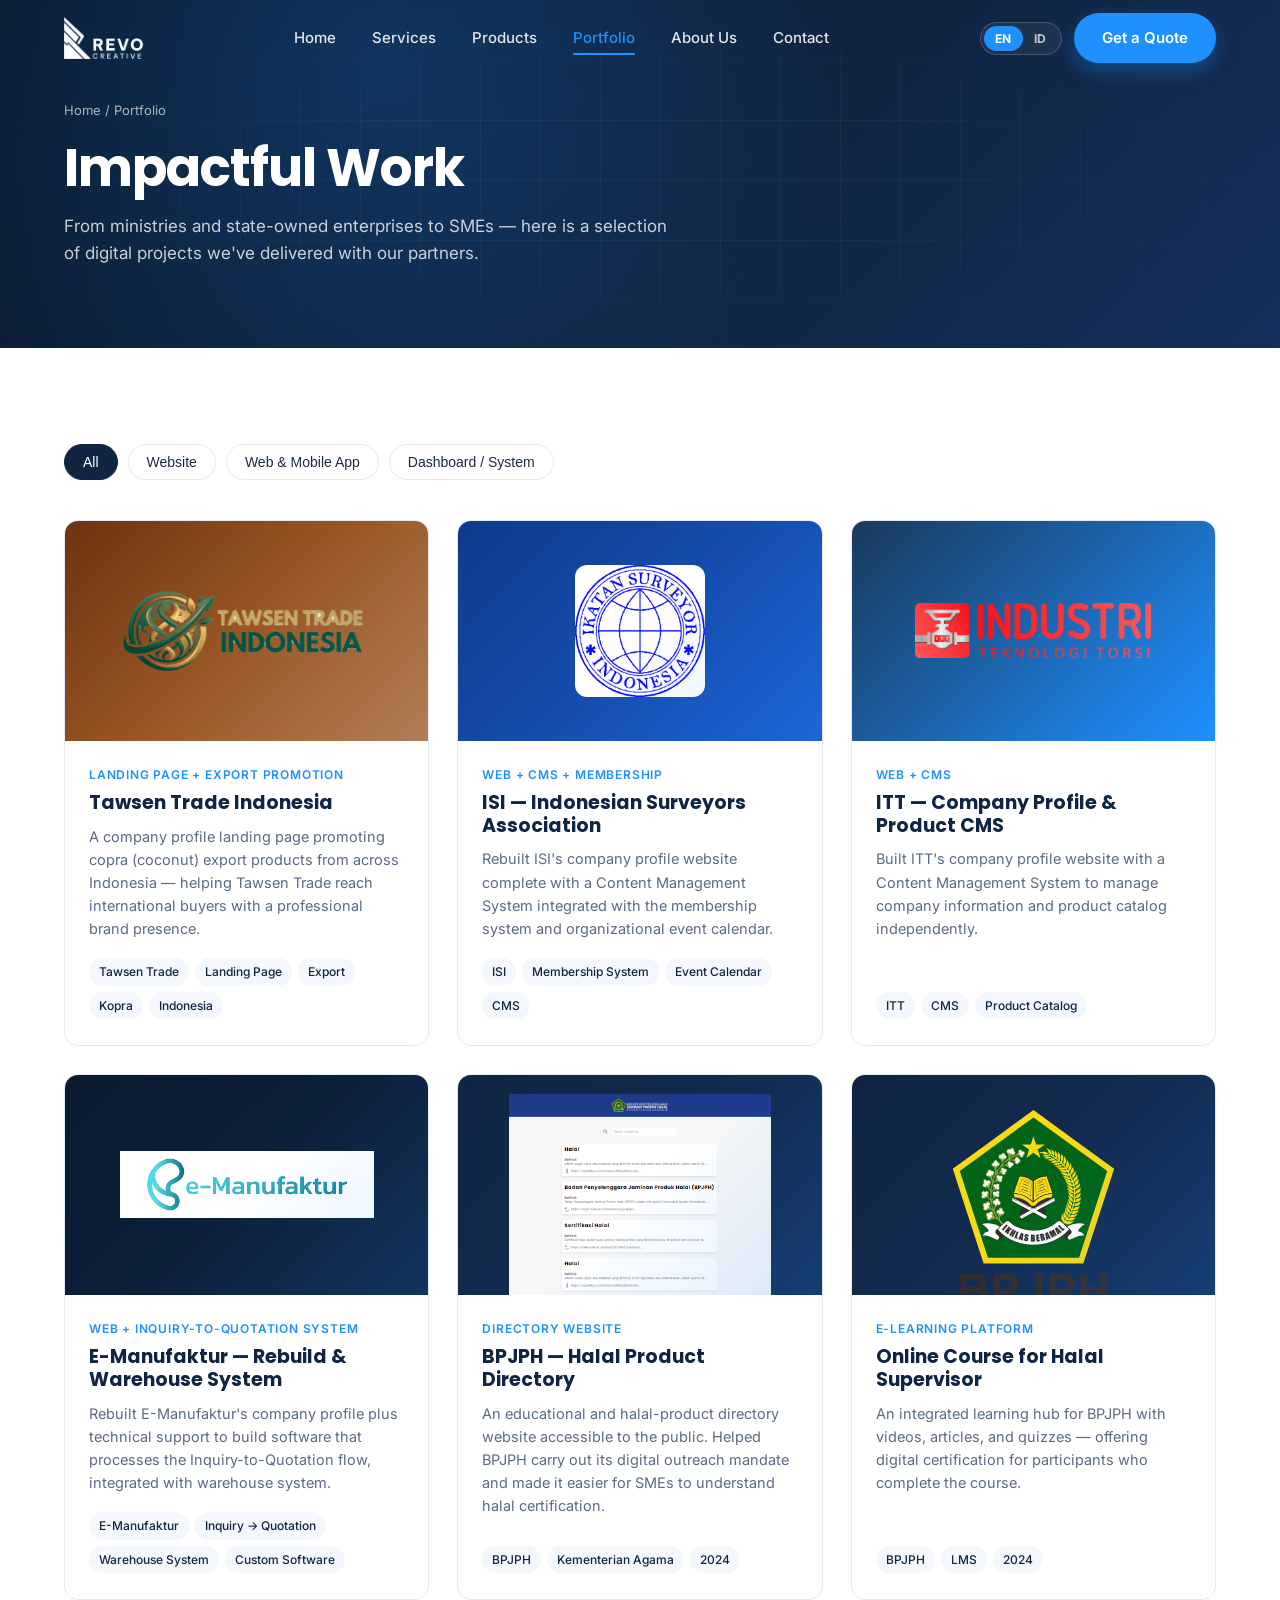
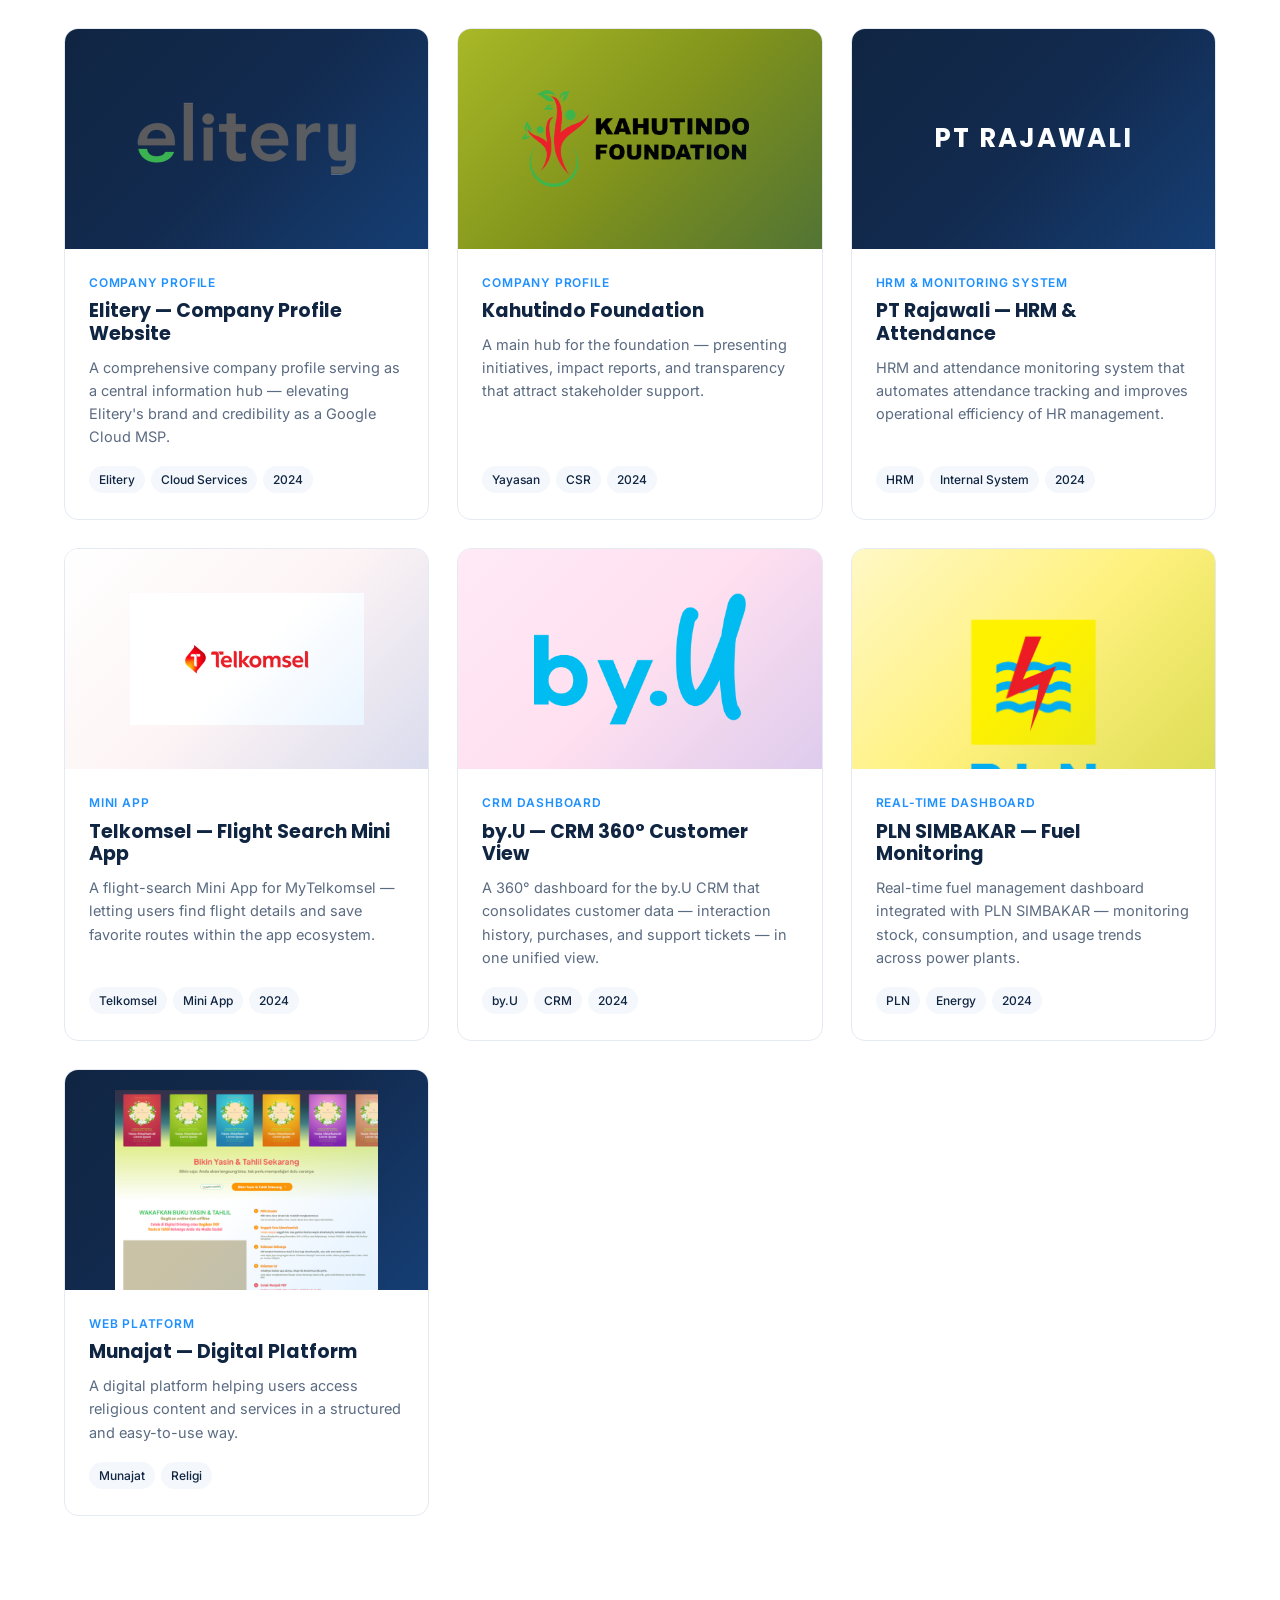
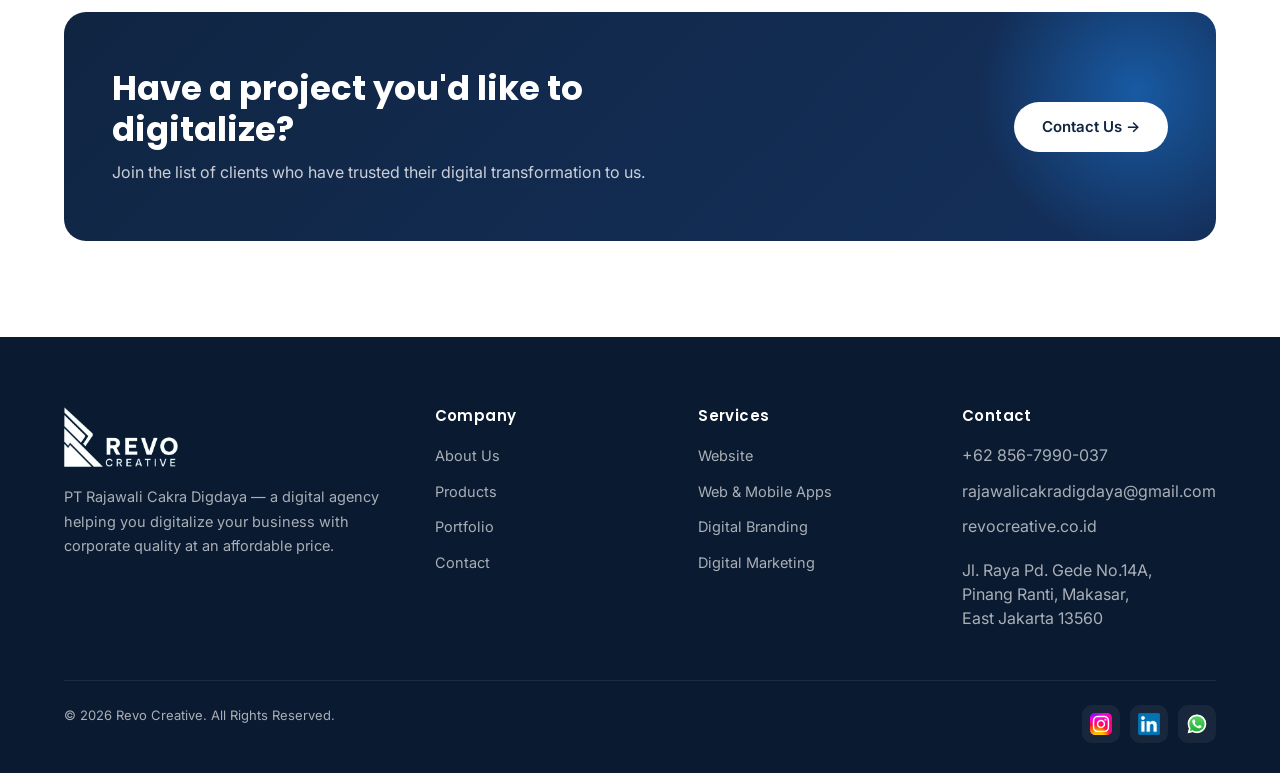
<file: frontend/portfolio.html>
<!DOCTYPE html>
<html lang="id">
<head>
  <meta charset="UTF-8" />
  <meta name="viewport" content="width=device-width, initial-scale=1.0" />

  <!-- Primary Meta Tags -->
  <title>Portfolio Proyek Digital — Revo Creative | PT Rajawali Cakra Digdaya</title>
  <meta name="title" content="Portfolio Proyek Digital — Revo Creative" />
  <meta name="description" content="Lihat 12+ proyek digital Revo Creative — BPJPH, PLN, Telkomsel, by.U, Elitery, ISI (Ikatan Surveyor Indonesia), ITT, E-Manufaktur, Kahutindo Foundation, dan banyak lagi. Dari kementerian, BUMN, hingga UMKM." />
  <meta name="keywords" content="portofolio Revo Creative, proyek Rajawali Cakra Digdaya, jasa website BPJPH, jasa website PLN, jasa Telkomsel, jasa by.U, Elitery, ISI Ikatan Surveyor Indonesia, ITT, E-Manufaktur" />
  <meta name="robots" content="index, follow, max-image-preview:large" />
  <meta name="theme-color" content="#1E90FF" />
  <link rel="canonical" href="https://revocreative.co.id/portfolio.html" />

  <!-- Open Graph -->
  <meta property="og:type" content="website" />
  <meta property="og:site_name" content="Revo Creative" />
  <meta property="og:locale" content="id_ID" />
  <meta property="og:url" content="https://revocreative.co.id/portfolio.html" />
  <meta property="og:title" content="Portfolio Proyek Digital — Revo Creative" />
  <meta property="og:description" content="12+ proyek digital lintas sektor — kementerian, BUMN, korporasi besar, hingga UMKM." />
  <meta property="og:image" content="https://revocreative.co.id/assets/revo-2024-horizontal-blue-zoomed-downscaled-removebg.webp" />

  <!-- Twitter -->
  <meta name="twitter:card" content="summary_large_image" />
  <meta name="twitter:title" content="Portfolio Revo Creative" />
  <meta name="twitter:description" content="12+ proyek digital lintas sektor — kementerian, BUMN, korporasi besar, hingga UMKM." />
  <meta name="twitter:image" content="https://revocreative.co.id/assets/revo-2024-horizontal-blue-zoomed-downscaled-removebg.webp" />

  <link rel="icon" href="assets/Logo-R-Biru.png" type="image/png" />
  <link rel="apple-touch-icon" href="assets/Logo-R-Biru.png" />

  <link rel="preconnect" href="https://fonts.googleapis.com" />
  <link rel="preconnect" href="https://fonts.gstatic.com" crossorigin />
  <link href="https://fonts.googleapis.com/css2?family=Inter:wght@400;500;600;700&family=Poppins:wght@500;600;700;800&display=swap" rel="stylesheet" />
  <link rel="stylesheet" href="css/style.css" />

  <!-- Structured Data: BreadcrumbList -->
  <script type="application/ld+json">
  {
    "@context": "https://schema.org",
    "@type": "BreadcrumbList",
    "itemListElement": [
      { "@type": "ListItem", "position": 1, "name": "Home", "item": "https://revocreative.co.id/" },
      { "@type": "ListItem", "position": 2, "name": "Portfolio", "item": "https://revocreative.co.id/portfolio.html" }
    ]
  }
  </script>

  <!-- Structured Data: Organization -->
  <script type="application/ld+json">
  {
    "@context": "https://schema.org",
    "@type": "Organization",
    "name": "Revo Creative",
    "legalName": "PT Rajawali Cakra Digdaya",
    "url": "https://revocreative.co.id/",
    "logo": "https://revocreative.co.id/assets/logo_revo_biru.png",
    "sameAs": [
      "https://www.instagram.com/revocreative_id/",
      "https://www.linkedin.com/company/101702844"
    ]
  }
  </script>
</head>
<body>

  <!-- Navbar -->
  <header class="navbar">
    <div class="container nav-inner">
      <a href="index.html" class="nav-logo" aria-label="Revo Creative home">
        <img class="logo-light" src="assets/revo-2024-horizontal-white-zoomed-no-background.webp" alt="Revo Creative" />
        <img class="logo-dark" src="assets/revo-2024-horizontal-blue-zoomed-downscaled-removebg.webp" alt="Revo Creative" />
      </a>
      <nav>
        <ul class="nav-links">
          <li><a href="index.html" data-i18n="nav.home">Home</a></li>
          <li><a href="index.html#services" data-i18n="nav.services">Services</a></li>
          <li><a href="products.html" data-i18n="nav.products">Products</a></li>
          <li><a href="portfolio.html" data-i18n="nav.portfolio">Portfolio</a></li>
          <li><a href="about.html" data-i18n="nav.about">About Us</a></li>
          <li><a href="contact.html" data-i18n="nav.contact">Contact</a></li>
        </ul>
      </nav>
      <div class="nav-cta">
        <div class="lang-switch" role="group" aria-label="Language">
          <button type="button" data-lang="en">EN</button>
          <button type="button" data-lang="id">ID</button>
        </div>
        <a href="contact.html" class="btn btn-primary" data-i18n="nav.getQuote">Get a Quote</a>
        <button class="nav-toggle" aria-label="Toggle navigation" data-i18n-attr="aria-label:nav.toggleMenu">
          <span></span><span></span><span></span>
        </button>
      </div>
    </div>
  </header>

  <!-- Page Hero -->
  <section class="page-hero">
    <div class="container">
      <div class="breadcrumbs"><a href="index.html" data-i18n="nav.home">Home</a> / <span data-i18n="nav.portfolio">Portfolio</span></div>
      <h1 data-i18n="portfolioPage.title">Karya yang Berdampak</h1>
      <p data-i18n="portfolioPage.subtitle">Dari kementerian, korporasi BUMN, hingga UMKM — berikut sebagian proyek digital yang telah kami kerjakan bersama mitra-mitra kami.</p>
    </div>
  </section>

  <!-- Portfolio grid -->
  <section class="section">
    <div class="container">
      <div class="filter-pills reveal">
        <button class="filter-pill active" data-filter="all" data-i18n="portfolioPage.filterAll">Semua</button>
        <button class="filter-pill" data-filter="website" data-i18n="portfolioPage.filterWeb">Website</button>
        <button class="filter-pill" data-filter="app" data-i18n="portfolioPage.filterApp">Web &amp; Mobile App</button>
        <button class="filter-pill" data-filter="dashboard" data-i18n="portfolioPage.filterDash">Dashboard / System</button>
      </div>

      <div class="portfolio-grid">

        <article class="portfolio-card reveal" data-category="website">
          <div class="portfolio-thumb" style="background:linear-gradient(135deg,#6b3410,#c97939);"><img src="assets/tawsen_trade_logo_side.png" alt="Tawsen Trade Indonesia" style="max-height:55%;max-width:75%;" /></div>
          <div class="portfolio-body">
            <div class="portfolio-cat" data-i18n="portfolioPage.pf1Cat">Landing Page + Export Promotion</div>
            <h3 data-i18n="portfolioPage.pf1Title">Tawsen Trade Indonesia</h3>
            <p data-i18n="portfolioPage.pf1Desc">Landing page company profile untuk mempromosikan produk ekspor kopra dari berbagai daerah di Indonesia — membantu Tawsen Trade menjangkau buyer internasional dengan brand presence yang profesional.</p>
            <div class="portfolio-tags">
              <span class="portfolio-tag">Tawsen Trade</span>
              <span class="portfolio-tag">Landing Page</span>
              <span class="portfolio-tag">Export</span>
              <span class="portfolio-tag">Kopra</span>
              <span class="portfolio-tag">Indonesia</span>
            </div>
          </div>
        </article>

        <article class="portfolio-card reveal" data-category="website">
          <div class="portfolio-thumb" style="background:linear-gradient(135deg,#0f3a8a,#1B5FCF);"><img src="assets/logo-isi.jpg" alt="ISI" style="max-height:60%;max-width:55%;border-radius:12px;" /></div>
          <div class="portfolio-body">
            <div class="portfolio-cat" data-i18n="portfolioPage.pf2Cat">Web + CMS + Membership</div>
            <h3 data-i18n="portfolioPage.pf2Title">ISI — Ikatan Surveyor Indonesia</h3>
            <p data-i18n="portfolioPage.pf2Desc">Re-frame website company profile ISI lengkap dengan Content Management System yang terintegrasi dengan sistem keanggotaan &amp; membership, serta kalender kegiatan organisasi.</p>
            <div class="portfolio-tags">
              <span class="portfolio-tag">ISI</span>
              <span class="portfolio-tag">Membership System</span>
              <span class="portfolio-tag">Event Calendar</span>
              <span class="portfolio-tag">CMS</span>
            </div>
          </div>
        </article>

        <article class="portfolio-card reveal" data-category="website">
          <div class="portfolio-thumb" style="background:linear-gradient(135deg,#1a3a5c,#1E90FF);"><img src="assets/logo-itt.png" alt="ITT" style="max-height:65%;max-width:65%;" /></div>
          <div class="portfolio-body">
            <div class="portfolio-cat" data-i18n="portfolioPage.pf3Cat">Web + CMS</div>
            <h3 data-i18n="portfolioPage.pf3Title">ITT — Company Profile &amp; Product CMS</h3>
            <p data-i18n="portfolioPage.pf3Desc">Pembangunan website company profile ITT lengkap dengan Content Management System untuk mengelola informasi perusahaan dan katalog produk secara mandiri.</p>
            <div class="portfolio-tags">
              <span class="portfolio-tag">ITT</span>
              <span class="portfolio-tag">CMS</span>
              <span class="portfolio-tag">Product Catalog</span>
            </div>
          </div>
        </article>

        <article class="portfolio-card reveal" data-category="dashboard">
          <div class="portfolio-thumb" style="background:linear-gradient(135deg,#0A1A30,#102542);"><img src="assets/logo-e-manufaktur.png" alt="E-Manufaktur" style="max-height:65%;max-width:70%;" /></div>
          <div class="portfolio-body">
            <div class="portfolio-cat" data-i18n="portfolioPage.pf4Cat">Web + Inquiry-to-Quotation System</div>
            <h3 data-i18n="portfolioPage.pf4Title">E-Manufaktur — Re-build &amp; Warehouse System</h3>
            <p data-i18n="portfolioPage.pf4Desc">Re-build company profile E-Manufaktur serta dukungan teknis pembangunan software untuk memproses alur Inquiry menjadi Quotation, terintegrasi dengan sistem pergudangan.</p>
            <div class="portfolio-tags">
              <span class="portfolio-tag">E-Manufaktur</span>
              <span class="portfolio-tag">Inquiry → Quotation</span>
              <span class="portfolio-tag">Warehouse System</span>
              <span class="portfolio-tag">Custom Software</span>
            </div>
          </div>
        </article>

        <article class="portfolio-card reveal" data-category="website">
          <div class="portfolio-thumb"><img src="assets/bpjph-ui.png" alt="BPJPH Directory" /></div>
          <div class="portfolio-body">
            <div class="portfolio-cat" data-i18n="portfolioPage.pf5Cat">Directory Website</div>
            <h3 data-i18n="portfolioPage.pf5Title">BPJPH — Directory Halal Product</h3>
            <p data-i18n="portfolioPage.pf5Desc">Website edukasi dan direktori produk halal yang dapat diakses publik. Membantu BPJPH menjalankan tanggung jawab sosialisasi digital, dan memudahkan UMKM memahami nilai kehalalalan.</p>
            <div class="portfolio-tags">
              <span class="portfolio-tag">BPJPH</span>
              <span class="portfolio-tag">Kementerian Agama</span>
              <span class="portfolio-tag">2024</span>
            </div>
          </div>
        </article>

        <article class="portfolio-card reveal" data-category="website">
          <div class="portfolio-thumb"><img src="assets/bpjph-logo.svg" alt="Online Course Penyelia Halal" /></div>
          <div class="portfolio-body">
            <div class="portfolio-cat" data-i18n="portfolioPage.pf6Cat">E-Learning Platform</div>
            <h3 data-i18n="portfolioPage.pf6Title">Online Course Penyelia Halal</h3>
            <p data-i18n="portfolioPage.pf6Desc">Hub pembelajaran terpadu untuk BPJPH dengan video, artikel, dan kuis. Menawarkan sertifikasi digital bagi peserta yang menyelesaikan kursus.</p>
            <div class="portfolio-tags">
              <span class="portfolio-tag">BPJPH</span>
              <span class="portfolio-tag">LMS</span>
              <span class="portfolio-tag">2024</span>
            </div>
          </div>
        </article>

        <article class="portfolio-card reveal" data-category="website">
          <div class="portfolio-thumb"><img src="assets/ELITERY-LOGO-Black-2022.png" alt="Elitery" /></div>
          <div class="portfolio-body">
            <div class="portfolio-cat" data-i18n="portfolioPage.pf7Cat">Company Profile</div>
            <h3 data-i18n="portfolioPage.pf7Title">Elitery — Web Company Profile</h3>
            <p data-i18n="portfolioPage.pf7Desc">Company profile komprehensif yang berfungsi sebagai hub informasi pusat — meningkatkan brand dan kredibilitas Elitery sebagai Google Cloud MSP.</p>
            <div class="portfolio-tags">
              <span class="portfolio-tag">Elitery</span>
              <span class="portfolio-tag">Cloud Services</span>
              <span class="portfolio-tag">2024</span>
            </div>
          </div>
        </article>

        <article class="portfolio-card reveal" data-category="website">
          <div class="portfolio-thumb" style="background:linear-gradient(135deg,#a8b827,#5c7011);"><img src="assets/logo-kahutindo-hitam.png" alt="Kahutindo Foundation" style="max-height:70%;max-width:70%;" /></div>
          <div class="portfolio-body">
            <div class="portfolio-cat" data-i18n="portfolioPage.pf8Cat">Company Profile</div>
            <h3 data-i18n="portfolioPage.pf8Title">Kahutindo Foundation</h3>
            <p data-i18n="portfolioPage.pf8Desc">Hub utama untuk yayasan — menyajikan informasi inisiatif, laporan dampak, dan transparansi yang menarik dukungan stakeholder.</p>
            <div class="portfolio-tags">
              <span class="portfolio-tag">Yayasan</span>
              <span class="portfolio-tag">CSR</span>
              <span class="portfolio-tag">2024</span>
            </div>
          </div>
        </article>

        <article class="portfolio-card reveal" data-category="dashboard">
          <div class="portfolio-thumb">
            <span style="color:#fff;font-family:var(--font-heading);font-size:26px;font-weight:700;letter-spacing:2px;">PT RAJAWALI</span>
          </div>
          <div class="portfolio-body">
            <div class="portfolio-cat" data-i18n="portfolioPage.pf9Cat">HRM &amp; Monitoring System</div>
            <h3 data-i18n="portfolioPage.pf9Title">PT Rajawali — HRM &amp; Attendance</h3>
            <p data-i18n="portfolioPage.pf9Desc">Sistem HRM dan monitoring kehadiran yang mengotomasi pelacakan absensi dan meningkatkan efisiensi operasional pengelolaan SDM.</p>
            <div class="portfolio-tags">
              <span class="portfolio-tag">HRM</span>
              <span class="portfolio-tag">Internal System</span>
              <span class="portfolio-tag">2024</span>
            </div>
          </div>
        </article>

        <article class="portfolio-card reveal" data-category="app">
          <div class="portfolio-thumb" style="background:linear-gradient(135deg,#fff,#fbe9eb);"><img src="assets/logo-telkomsel.png" alt="Telkomsel" style="max-height:60%;max-width:70%;" /></div>
          <div class="portfolio-body">
            <div class="portfolio-cat" data-i18n="portfolioPage.pf10Cat">Mini App</div>
            <h3 data-i18n="portfolioPage.pf10Title">Telkomsel — Flight Search Mini App</h3>
            <p data-i18n="portfolioPage.pf10Desc">Mini App pencarian penerbangan untuk MyTelkomsel — memungkinkan user mencari detail penerbangan dan menyimpan rute favorit dalam ekosistem aplikasi.</p>
            <div class="portfolio-tags">
              <span class="portfolio-tag">Telkomsel</span>
              <span class="portfolio-tag">Mini App</span>
              <span class="portfolio-tag">2024</span>
            </div>
          </div>
        </article>

        <article class="portfolio-card reveal" data-category="dashboard">
          <div class="portfolio-thumb" style="background:linear-gradient(135deg,#ffeaf6,#ffd6ea);"><img src="assets/by-u.png" alt="by.U" style="max-height:60%;max-width:60%;" /></div>
          <div class="portfolio-body">
            <div class="portfolio-cat" data-i18n="portfolioPage.pf11Cat">CRM Dashboard</div>
            <h3 data-i18n="portfolioPage.pf11Title">by.U — CRM 360° Customer View</h3>
            <p data-i18n="portfolioPage.pf11Desc">Dashboard 360° untuk CRM by.U yang mengonsolidasikan data customer — histori interaksi, pembelian, dan tiket dukungan — dalam satu tampilan terpadu.</p>
            <div class="portfolio-tags">
              <span class="portfolio-tag">by.U</span>
              <span class="portfolio-tag">CRM</span>
              <span class="portfolio-tag">2024</span>
            </div>
          </div>
        </article>

        <article class="portfolio-card reveal" data-category="dashboard">
          <div class="portfolio-thumb" style="background:linear-gradient(135deg,#fff8c5,#FFEB3B);"><img src="assets/Logo_PLN.png" alt="PLN" style="max-height:65%;max-width:65%;" /></div>
          <div class="portfolio-body">
            <div class="portfolio-cat" data-i18n="portfolioPage.pf12Cat">Real-Time Dashboard</div>
            <h3 data-i18n="portfolioPage.pf12Title">PLN SIMBAKAR — Fuel Monitoring</h3>
            <p data-i18n="portfolioPage.pf12Desc">Dashboard manajemen bahan bakar real-time terintegrasi dengan sistem PLN SIMBAKAR — memantau stok, konsumsi, dan tren pemakaian lintas pembangkit.</p>
            <div class="portfolio-tags">
              <span class="portfolio-tag">PLN</span>
              <span class="portfolio-tag">Energy</span>
              <span class="portfolio-tag">2024</span>
            </div>
          </div>
        </article>

        <article class="portfolio-card reveal" data-category="website">
          <div class="portfolio-thumb"><img src="assets/munajat-ui.png" alt="Munajat" /></div>
          <div class="portfolio-body">
            <div class="portfolio-cat" data-i18n="portfolioPage.pf13Cat">Web Platform</div>
            <h3 data-i18n="portfolioPage.pf13Title">Munajat — Digital Platform</h3>
            <p data-i18n="portfolioPage.pf13Desc">Platform digital yang membantu pengguna mengakses konten religi dan layanan secara terstruktur dan mudah digunakan.</p>
            <div class="portfolio-tags">
              <span class="portfolio-tag">Munajat</span>
              <span class="portfolio-tag">Religi</span>
            </div>
          </div>
        </article>

      </div>
    </div>
  </section>

  <!-- CTA -->
  <section class="section" style="padding-top:0;">
    <div class="container">
      <div class="cta-banner reveal">
        <div>
          <h2 data-i18n="portfolioPage.ctaTitle">Punya proyek yang ingin di-digitalisasi?</h2>
          <p data-i18n="portfolioPage.ctaSubtitle">Bergabung bersama daftar klien yang telah mempercayakan transformasi digitalnya kepada kami.</p>
        </div>
        <a href="contact.html" class="btn btn-white" data-i18n="portfolioPage.ctaBtn">Hubungi Kami &rarr;</a>
      </div>
    </div>
  </section>

  <!-- Footer -->
  <footer class="footer">
    <div class="container">
      <div class="footer-grid">
        <div class="footer-brand">
          <img src="assets/revo-2024-horizontal-white-zoomed-no-background.webp" alt="Revo Creative" />
          <p data-i18n="footer.brandDesc">PT Rajawali Cakra Digdaya — agensi digital yang membantu Anda men-digitalisasi bisnis dengan kualitas korporat dan harga yang terjangkau.</p>
        </div>
        <div>
          <h5 data-i18n="footer.companyHeading">Perusahaan</h5>
          <ul>
            <li><a href="about.html" data-i18n="nav.about">About Us</a></li>
            <li><a href="products.html" data-i18n="nav.products">Products</a></li>
            <li><a href="portfolio.html" data-i18n="nav.portfolio">Portfolio</a></li>
            <li><a href="contact.html" data-i18n="nav.contact">Contact</a></li>
          </ul>
        </div>
        <div>
          <h5 data-i18n="footer.servicesHeading">Layanan</h5>
          <ul>
            <li><a href="index.html#services" data-i18n="footer.svcWebsite">Website</a></li>
            <li><a href="index.html#services" data-i18n="footer.svcApps">Web &amp; Mobile Apps</a></li>
            <li><a href="index.html#services" data-i18n="footer.svcBranding">Digital Branding</a></li>
            <li><a href="index.html#services" data-i18n="footer.svcMarketing">Digital Marketing</a></li>
          </ul>
        </div>
        <div>
          <h5 data-i18n="footer.contactHeading">Kontak</h5>
          <ul>
            <li>+62 856-7990-037</li>
            <li>rajawalicakradigdaya@gmail.com</li>
            <li>revocreative.co.id</li>
            <li style="margin-top:8px;line-height:1.5;" data-i18n="footer.address" data-i18n-html>Jl. Raya Pd. Gede No.14A,<br/>Pinang Ranti, Makasar,<br/>Jakarta Timur 13560</li>
          </ul>
        </div>
      </div>
      <div class="footer-bottom">
        <div>© <span id="year">2025</span> Revo Creative. <span data-i18n="footer.rights">All Rights Reserved.</span></div>
        <div class="socials">
          <a class="social-ico" href="https://www.instagram.com/revocreative_id/" target="_blank" rel="noopener" aria-label="Instagram Revo Creative"><img src="assets/icon/Instagram-logo.svg" alt="Instagram" /></a>
          <a class="social-ico" href="https://www.linkedin.com/company/101702844" target="_blank" rel="noopener" aria-label="LinkedIn Revo Creative"><img src="assets/icon/linkedin-logo.png" alt="LinkedIn" /></a>
          <a class="social-ico" href="https://wa.me/+628567990037" target="_blank" rel="noopener" aria-label="WhatsApp Revo Creative"><img src="assets/icon/WhatsApp-logo.svg" alt="WhatsApp" /></a>
        </div>
      </div>
    </div>
  </footer>

  <button class="back-to-top" type="button" aria-label="Kembali ke atas" data-i18n-attr="aria-label:backToTop.label">
    <svg viewBox="0 0 24 24" aria-hidden="true"><polyline points="6 14 12 8 18 14" /></svg>
  </button>

  <script src="js/script.js"></script>
</body>
</html>
</file>
<file: frontend/css/style.css>
/* =========================
   Revo Creative — Stylesheet (entry point)
   ---------------------------------------------
   Modular CSS — each feature lives in modules/<name>.css
   HTML files still link to this single file; @import pulls the rest in.
   ========================= */

/* ----- Foundation ----- */
@import "modules/base.css";          /* tokens, reset, typography, .container, .section, buttons, .reveal */

/* ----- Layout chrome (shared across all pages) ----- */
@import "modules/navbar.css";        /* fixed top navbar + mobile drawer */
@import "modules/footer.css";        /* footer grid + socials */
@import "modules/back-to-top.css";   /* floating "back to top" button (bottom-right) */
@import "modules/lang-switch.css";   /* EN/ID language toggle in navbar */

/* ----- Hero patterns ----- */
@import "modules/hero.css";          /* homepage hero (.hero) */
@import "modules/page-hero.css";     /* sub-page hero (.page-hero) used by products / portfolio / about / contact */

/* ----- Homepage sections ----- */
@import "modules/services.css";      /* "What We Handle" — 4-up service cards */
@import "modules/clients.css";       /* "Our Clients" — logo grid */
@import "modules/split-block.css";   /* "Our Process" — illustration + numbered steps */
@import "modules/cta-banner.css";    /* re-usable dark CTA banner */

/* ----- Page-specific ----- */
@import "modules/products.css";      /* carousel on index.html + detail page products.html */
@import "modules/portfolio.css";     /* portfolio.html — filter pills + grid */
@import "modules/about.css";         /* about.html — story / values / team / why */
@import "modules/contact.css";       /* inline form on index + dedicated contact.html */
</file>
